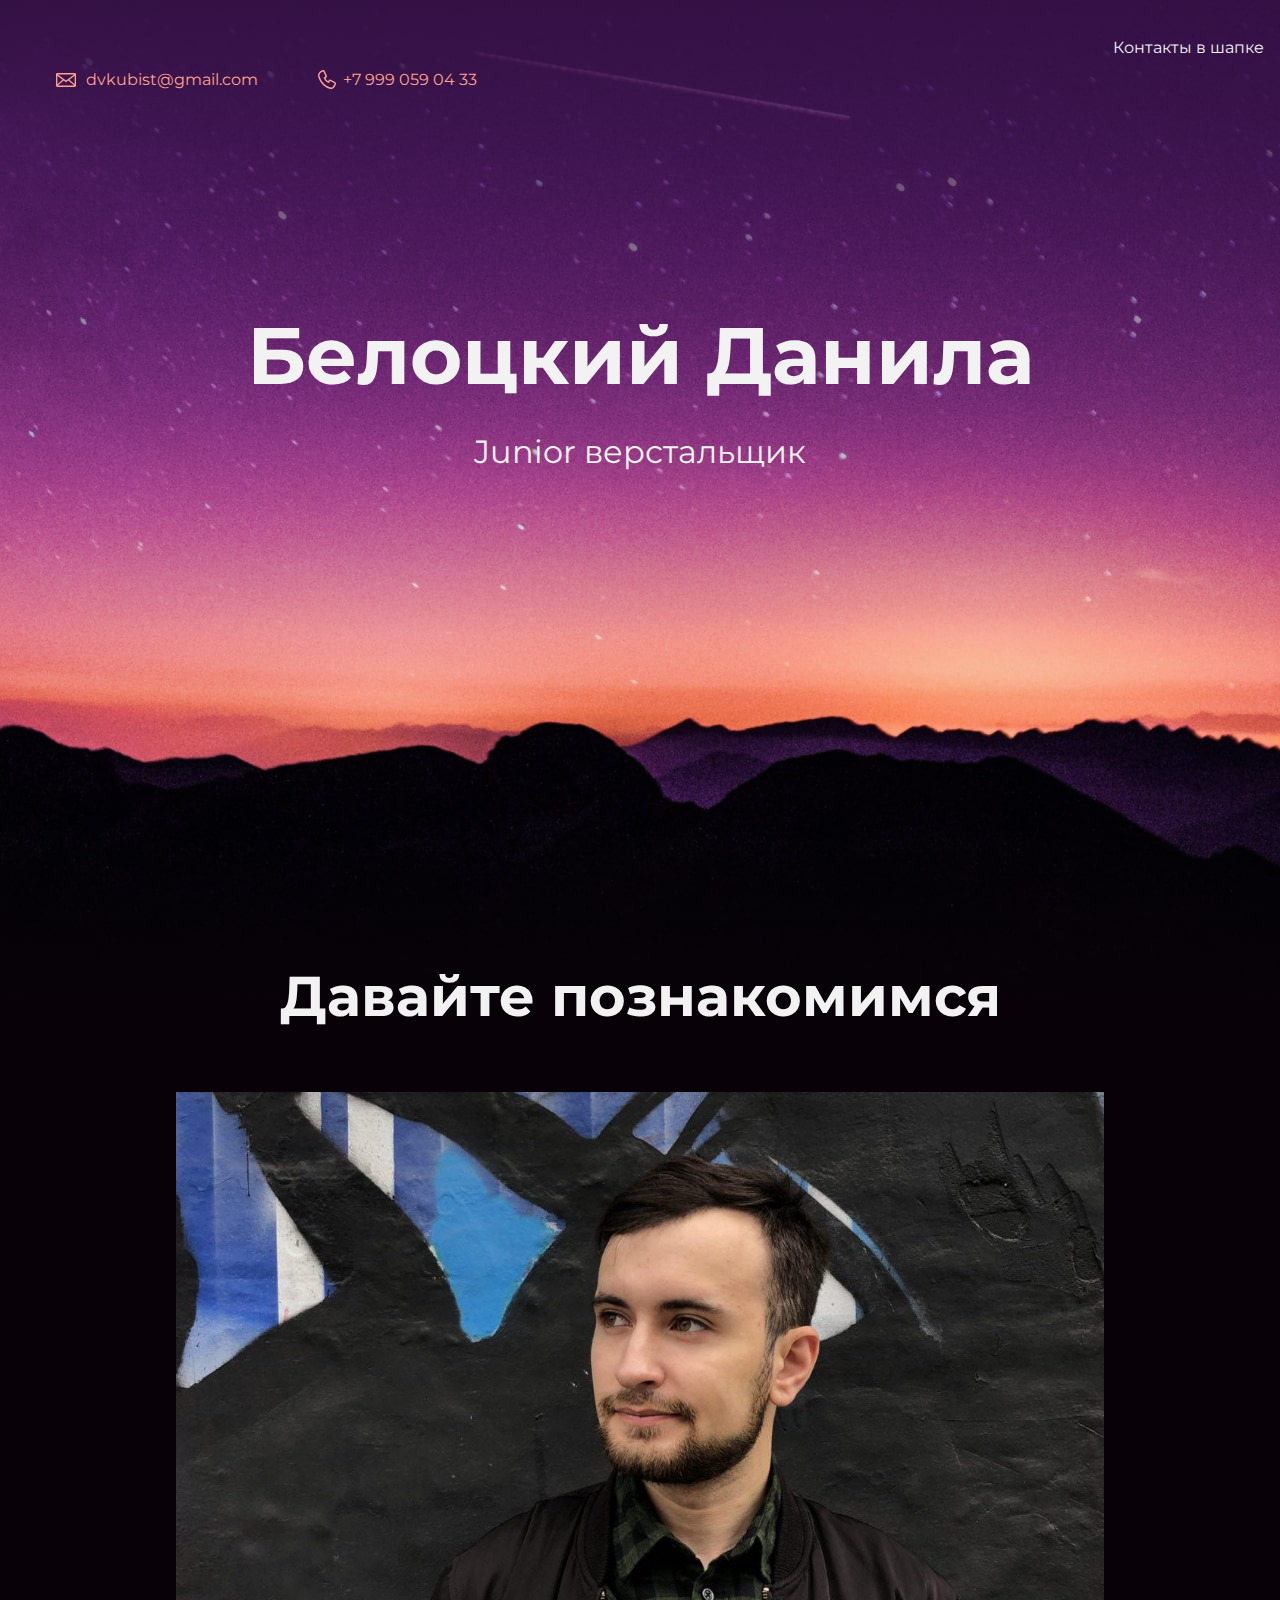
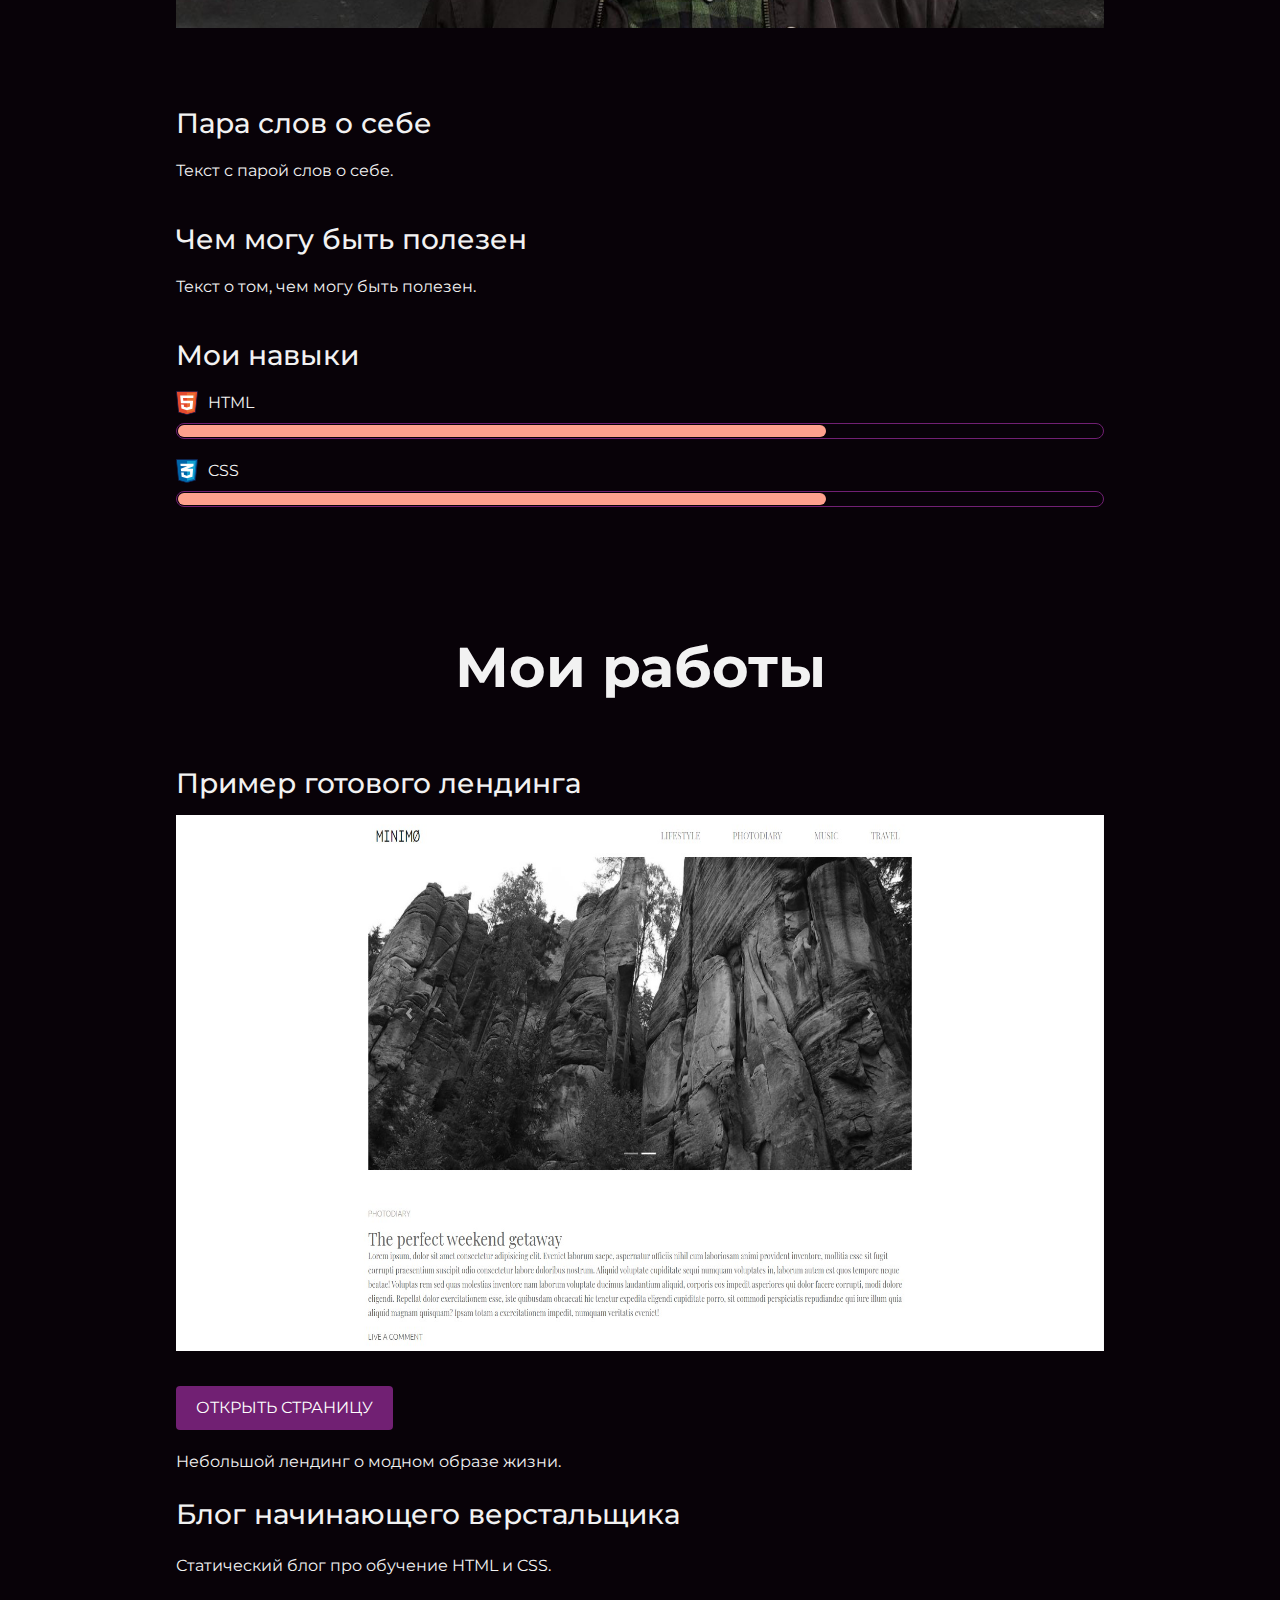
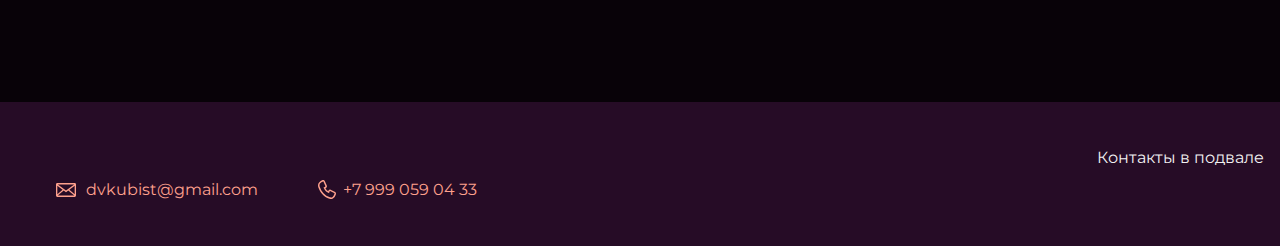
<file: index.html>
<!DOCTYPE html>
<html lang="ru">
  <head>
    <meta charset="UTF-8" />
    <link rel="stylesheet" href="style.css" />
    <link
      href="https://fonts.googleapis.com/css?family=Montserrat:400,500,700|Old+Standard+TT&display=swap&subset=cyrillic"
      rel="stylesheet"
    />
    <title>Портфолио Junior верстальщика</title>
  </head>

  <body>
    <header class="page-header">
      <div class="container">Контакты в шапке</div>
      <a class="header-email" href="mailto:dvkubist@gmail.com">
        dvkubist@gmail.com
      </a>
      <a class="header-phone" href="tel:+79990590433">+7 999 059 04 33</a>
    </header>

    <section class="hero-image">
      <div class="container">
        <h1 class="heading">Белоцкий Данила</h1>
        <p>Junior верстальщик</p>
      </div>
    </section>

    <section class="intro">
      <div class="container">
        <h2 class="subheading">Давайте познакомимся</h2>
        <figure class="user-image">
          <img
            src="files/user.jpg"
            class="user-image"
            width="928"
            height="536"
            alt="Мое фото"
          />
        </figure>
        <h3>Пара слов о себе</h3>
        <p>Текст с парой слов о себе.</p>
        <h3>Чем могу быть полезен</h3>
        <p>Текст о том, чем могу быть полезен.</p>
        <div class="skills">
          <h3>Мои навыки</h3>
          <dl class="skills-list">
            <dt class="skill-html">HTML</dt>
            <dd class="level"><div style="width: 70%;">70%</div></dd>
            <dt class="skill-css">CSS</dt>
            <dd class="level"><div style="width: 70%;">70%</div></dd>
          </dl>
        </div>
    </section>

    <section class="portfolio">
      <div class="container">
        <h2 class="subheading">Мои работы</h2>

        <h3>Пример готового лендинга</h3>
        <figure class="project-image">
          <img
            src="files/project.jpg"
            width="928"
            height="536"
            alt="Cайт инструктора Кекса"
          />
        </figure>
        <a class="button" href="source/minimo/index.html">Открыть страницу</a>
        <p>Небольшой лендинг о модном образе жизни.</p>

        <h3>Блог начинающего верстальщика</h3>
        <p>Статический блог про обучение HTML и CSS.</p>
      </div>
    </section>

    <footer class="page-footer">
      <div class="container">Контакты в подвале</div>
      <a class="footer-email" href="mailto:dvkubist@gmail.com"
        >dvkubist@gmail.com
      </a>
      <a class="footer-phone" href="tel:+79990590433">+7 999 059 04 33</a>
    </footer>
  </body>
</html>
</file>
<file: style.css>
body {
  margin: 0;
  min-width: 960px;
  font-family: "Montserrat", "Helvetica", "Arial", sans-serif;
  font-size: 16px;
  line-height: 32px;
  color: #f2f2f2;
  background-color: #080208;
  background-image: url("img/hero-bg.jpg");
  background-repeat: no-repeat;
  background-position: top center;
}

.container {
  max-width: 928px;
  margin: 0 auto;
  padding: 0 16px;
}

.page-header {
  margin: 0 0 180px;
  padding: 32px 0 32px;
}

.page-header .container,
.page-footer .container {
  max-width: 1408px;
  text-align: right;
}

.page-header a {
  margin-left: 56px;
  color: #fea18d;
  text-decoration: none;
  background-repeat: no-repeat;
  background-position: left;
}

.header-email {
  padding-left: 30px;
  background-image: url("img/icon-email.svg");
}

.header-phone {
  padding-left: 25px;
  background-image: url("img/icon-phone.svg");
}

.hero-image {
  margin-bottom: 480px;
}

.hero-image .container {
  max-width: 1408px;
  text-align: center;
}

.heading {
  margin: 0 0 24px;
  font-size: 80px;
  line-height: 96px;
}

.hero-image p {
  margin: 0;
  font-size: 32px;
  line-height: 48px;
}

.intro {
  margin: 0 0 120px;
}

.subheading {
  margin: 0 0 56px;
  font-size: 56px;
  line-height: 80px;
  text-align: center;
}

.user-image {
  margin: 0 0 32px;
  text-align: center;
}

.intro h3,
.portfolio h3 {
  margin: 0 0 12px;
  font-size: 28px;
  line-height: 40px;
  font-weight: 500;
}

.intro p {
  margin: 0 0 32px;
}

.skills-list {
  margin: 0;
  padding: 0;
}

.skills-list dt {
  padding-left: 32px;
  background-repeat: no-repeat;
  background-position: left;
}

.skill-html {
  background-image: url("img/icon-html.svg");
}

.skill-css {
  background-image: url("img/icon-css.svg");
}

.level {
  margin: 4px 0 16px;
  padding: 0;
  height: 14px;
  font-size: 0;
  background-color: #080208;
  border: 1px solid #712073;
  border-radius: 8px;
}

.level div {
  margin: 1px;
  height: 12px;
  background-color: #fea18d;
  border-radius: 6px;
}

.portfolio {
  margin: 0 0 120px;
}

.projects {
  margin: 0;
  padding: 0;
  list-style: none;
}

.projects li {
  margin: 0 0 80px;
}

.project-image {
  margin: 0 0 24px;
  text-align: center;
}

.projects p {
  margin: 0 0 24px;
}

.button {
  padding: 6px 20px;
  display: inline-block;
  vertical-align: baseline;
  text-decoration: none;
  text-transform: uppercase;
  border-radius: 4px;
  background-color: #712073;
  color: #ffffff;
}

.page-footer {
  padding: 40px 0;
  background-color: #260c26;
}

.page-footer a {
  margin-left: 56px;
  color: #fea18d;
  text-decoration: none;
  background-repeat: no-repeat;
  background-position: left;
}

.footer-email {
  padding-left: 30px;
  background-image: url("img/icon-email.svg");
}

.footer-phone {
  padding-left: 25px;
  background-image: url("img/icon-phone.svg");
}
</file>
